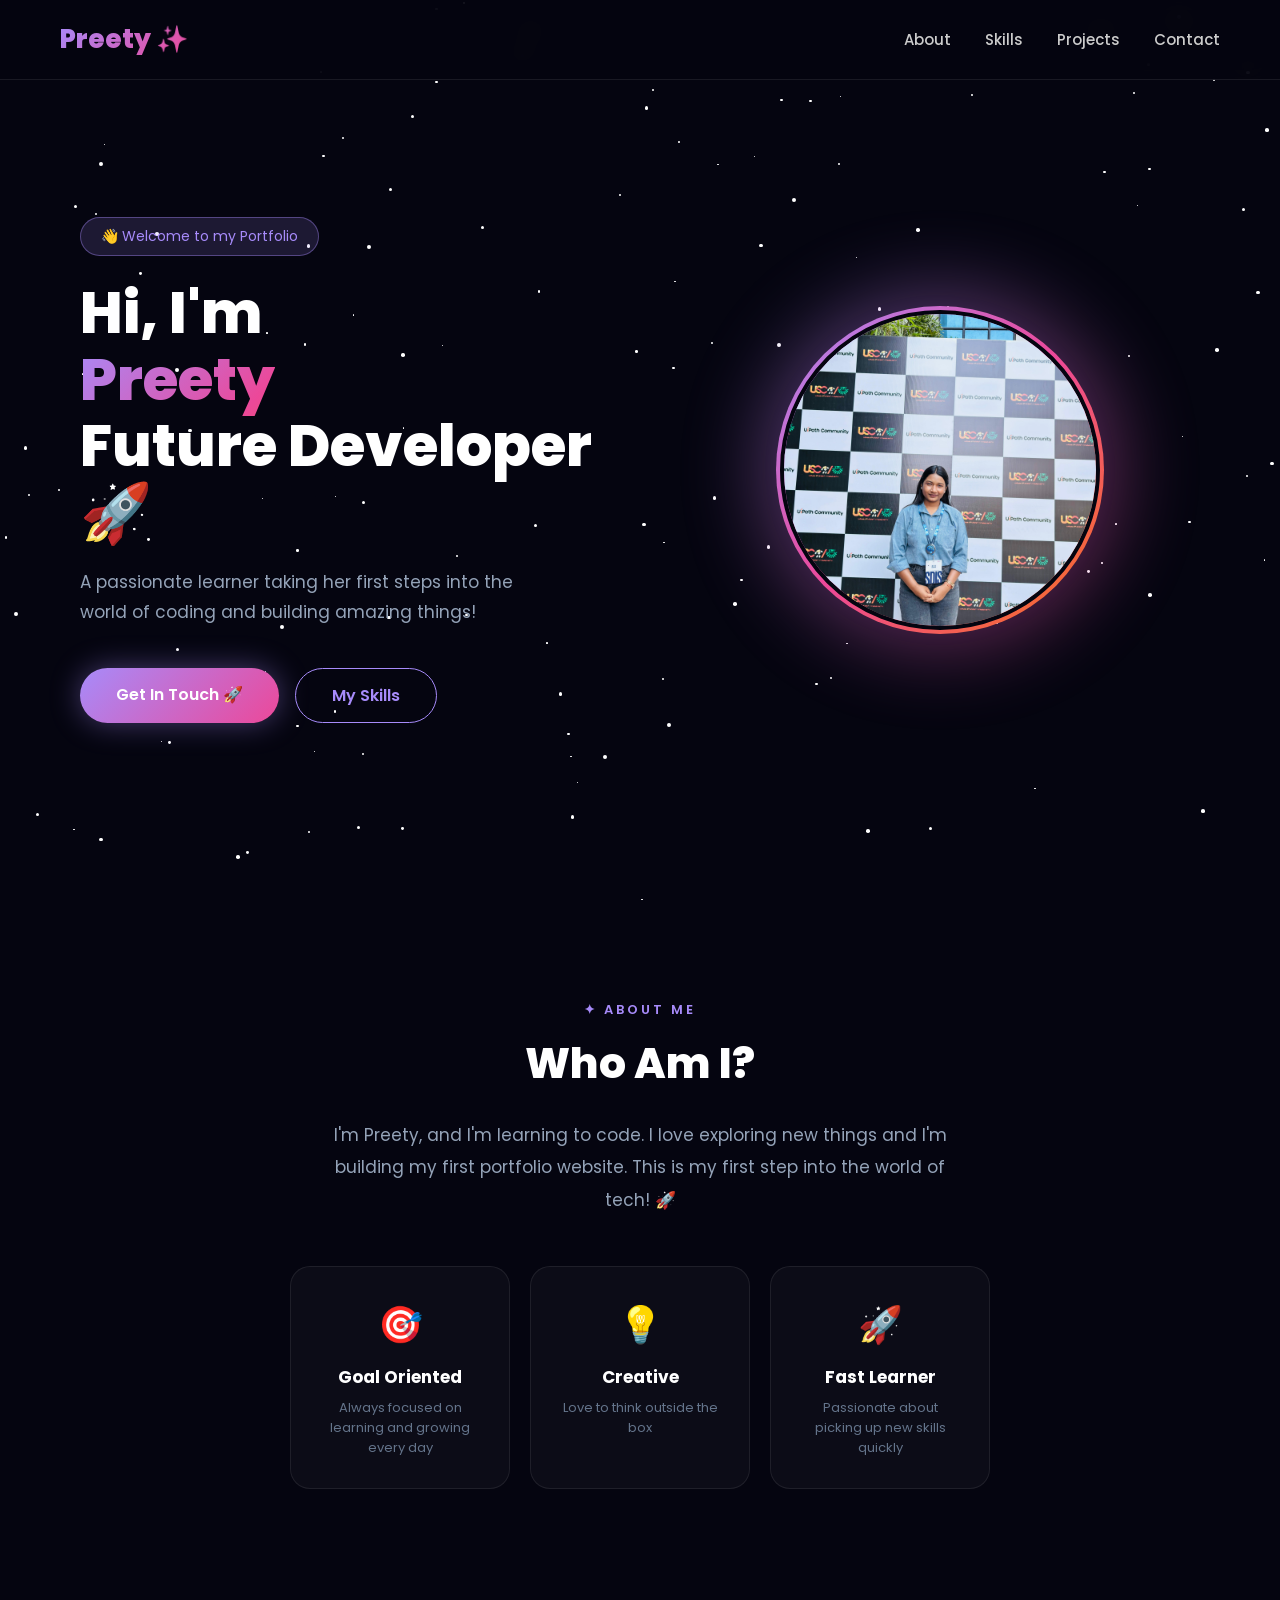
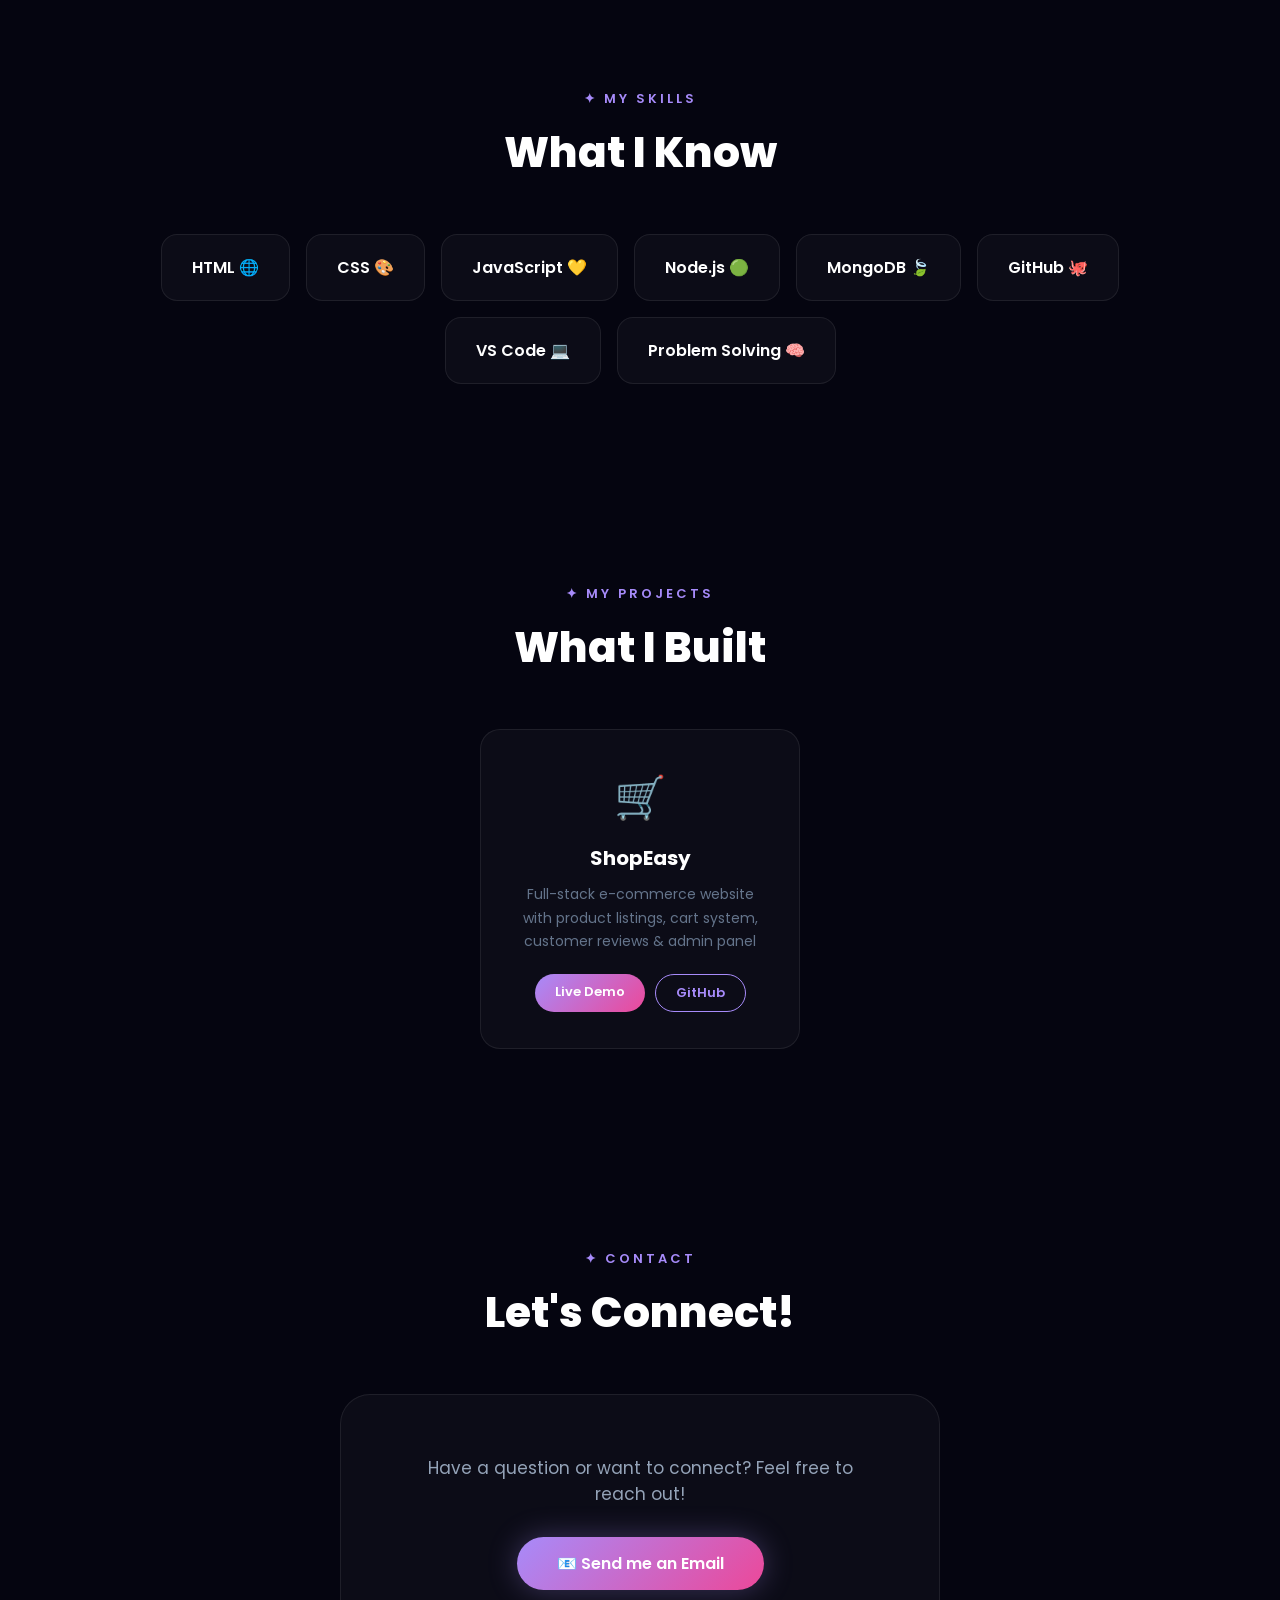
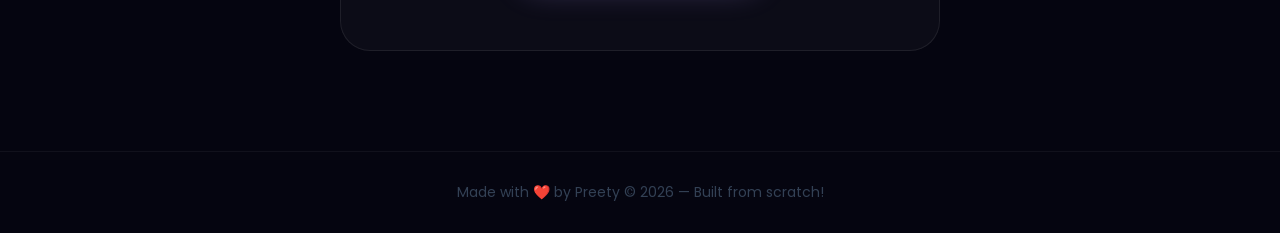
<file: index.html>
<!DOCTYPE html>
<html lang="en">
<head>
    <meta charset="UTF-8">
    <meta name="viewport" content="width=device-width, initial-scale=1.0">
    <title>Preety's Portfolio</title>
    <link href="https://fonts.googleapis.com/css2?family=Poppins:wght@300;400;600;700;800&display=swap" rel="stylesheet">
    <style>
        * { margin: 0; padding: 0; box-sizing: border-box; }

        body {
            font-family: 'Poppins', sans-serif;
            background: #050510;
            color: #fff;
            overflow-x: hidden;
        }

        .stars { position: fixed; top: 0; left: 0; width: 100%; height: 100%; pointer-events: none; z-index: 0; }
        .star { position: absolute; background: white; border-radius: 50%; animation: twinkle 3s infinite alternate; }
        @keyframes twinkle {
            0% { opacity: 0.2; transform: scale(1); }
            100% { opacity: 1; transform: scale(1.4); }
        }

        nav {
            position: fixed; top: 0; width: 100%;
            display: flex; justify-content: space-between; align-items: center;
            padding: 20px 60px;
            background: rgba(5,5,16,0.85);
            backdrop-filter: blur(12px);
            border-bottom: 1px solid #ffffff15;
            z-index: 100;
            animation: slideDown 0.8s ease;
        }
        @keyframes slideDown {
            from { transform: translateY(-100%); opacity: 0; }
            to { transform: translateY(0); opacity: 1; }
        }
        .logo {
            font-size: 26px; font-weight: 800;
            background: linear-gradient(135deg, #a78bfa, #ec4899);
            -webkit-background-clip: text; -webkit-text-fill-color: transparent;
        }
        .nav-links a {
            color: #ccc; text-decoration: none;
            margin-left: 30px; font-size: 15px; font-weight: 500;
            transition: color 0.3s; position: relative;
        }
        .nav-links a::after {
            content: ''; position: absolute; bottom: -4px; left: 0;
            width: 0; height: 2px;
            background: linear-gradient(135deg, #a78bfa, #ec4899);
            transition: width 0.3s;
        }
        .nav-links a:hover::after { width: 100%; }
        .nav-links a:hover { color: #fff; }

        .hero {
            min-height: 100vh;
            display: flex; align-items: center; justify-content: center;
            padding: 120px 80px 80px;
            position: relative; z-index: 1;
            gap: 80px;
        }
        .hero-left { flex: 1; }
        .hero-badge {
            display: inline-block;
            background: rgba(167,139,250,0.15);
            border: 1px solid rgba(167,139,250,0.4);
            color: #a78bfa; padding: 8px 20px;
            border-radius: 50px; font-size: 14px;
            margin-bottom: 24px;
            animation: fadeInUp 0.8s ease 0.2s both;
        }
        .hero h1 {
            font-size: 58px; font-weight: 800; line-height: 1.15;
            margin-bottom: 20px;
            animation: fadeInUp 0.8s ease 0.4s both;
        }
        .gradient-text {
            background: linear-gradient(135deg, #a78bfa, #ec4899, #f97316);
            -webkit-background-clip: text; -webkit-text-fill-color: transparent;
            background-size: 200%;
            animation: gradientShift 4s ease infinite;
        }
        @keyframes gradientShift {
            0% { background-position: 0%; }
            50% { background-position: 100%; }
            100% { background-position: 0%; }
        }
        .hero p {
            font-size: 17px; color: #94a3b8; line-height: 1.8;
            max-width: 480px; margin-bottom: 40px;
            animation: fadeInUp 0.8s ease 0.6s both;
        }
        .hero-btns {
            display: flex; gap: 16px;
            animation: fadeInUp 0.8s ease 0.8s both;
        }
        .btn-primary {
            background: linear-gradient(135deg, #a78bfa, #ec4899);
            color: white; padding: 14px 36px; border-radius: 50px;
            text-decoration: none; font-weight: 600; font-size: 16px;
            transition: transform 0.3s, box-shadow 0.3s;
            box-shadow: 0 0 30px rgba(167,139,250,0.4);
        }
        .btn-primary:hover { transform: translateY(-3px); box-shadow: 0 0 50px rgba(167,139,250,0.6); }
        .btn-secondary {
            border: 1px solid #a78bfa; color: #a78bfa;
            padding: 14px 36px; border-radius: 50px;
            text-decoration: none; font-weight: 600; font-size: 16px;
            transition: all 0.3s;
        }
        .btn-secondary:hover { background: rgba(167,139,250,0.1); transform: translateY(-3px); }

        .hero-right {
            flex: 1; display: flex; justify-content: center; align-items: center;
            animation: fadeInUp 0.8s ease 0.5s both;
        }
        .photo-wrapper { position: relative; width: 320px; height: 320px; }
        .photo-glow {
            position: absolute; inset: -20px;
            background: linear-gradient(135deg, #a78bfa, #ec4899);
            border-radius: 50%; filter: blur(40px); opacity: 0.4;
            animation: pulse 3s ease infinite;
        }
        @keyframes pulse {
            0%, 100% { transform: scale(1); opacity: 0.4; }
            50% { transform: scale(1.1); opacity: 0.6; }
        }
        .photo-ring {
            position: absolute; inset: -4px; border-radius: 50%;
            background: linear-gradient(135deg, #a78bfa, #ec4899, #f97316);
            animation: rotatering 4s linear infinite;
        }
        @keyframes rotatering {
            from { transform: rotate(0deg); }
            to { transform: rotate(360deg); }
        }
        .photo-inner {
            position: relative; width: 100%; height: 100%;
            border-radius: 50%; overflow: hidden; border: 4px solid #050510;
        }
        .photo-inner img { width: 100%; height: 100%; object-fit: cover; }

        .about { padding: 100px 80px; text-align: center; position: relative; z-index: 1; }
        .section-tag { color: #a78bfa; font-size: 13px; font-weight: 600; letter-spacing: 3px; text-transform: uppercase; margin-bottom: 12px; }
        .section-title { font-size: 42px; font-weight: 800; margin-bottom: 24px; }
        .about-desc { font-size: 17px; color: #94a3b8; line-height: 1.9; max-width: 650px; margin: 0 auto; }
        .about-cards { display: flex; gap: 20px; margin-top: 50px; justify-content: center; }
        .about-card {
            background: rgba(255,255,255,0.03);
            border: 1px solid rgba(255,255,255,0.08);
            border-radius: 20px; padding: 30px; flex: 1; max-width: 220px;
            transition: transform 0.3s, border-color 0.3s;
        }
        .about-card:hover { transform: translateY(-8px); border-color: rgba(167,139,250,0.4); }
        .about-card .icon { font-size: 36px; margin-bottom: 12px; }
        .about-card h3 { font-size: 17px; margin-bottom: 8px; }
        .about-card p { font-size: 13px; color: #64748b; }

        .skills { padding: 100px 80px; text-align: center; position: relative; z-index: 1; }
        .skills-grid { display: flex; flex-wrap: wrap; justify-content: center; gap: 16px; margin-top: 50px; }
        .skill-card {
            background: rgba(255,255,255,0.03);
            border: 1px solid rgba(255,255,255,0.08);
            border-radius: 16px; padding: 20px 30px;
            font-size: 16px; font-weight: 600; transition: all 0.3s;
        }
        .skill-card:hover {
            background: linear-gradient(135deg, rgba(167,139,250,0.15), rgba(236,72,153,0.15));
            border-color: rgba(167,139,250,0.5);
            transform: translateY(-5px) scale(1.05); color: #a78bfa;
        }

        /* PROJECTS */
        .projects { padding: 100px 80px; text-align: center; position: relative; z-index: 1; }
        .projects-grid { display: flex; gap: 24px; justify-content: center; margin-top: 50px; flex-wrap: wrap; }
        .project-card {
            background: rgba(255,255,255,0.03);
            border: 1px solid rgba(255,255,255,0.08);
            border-radius: 20px; padding: 36px 30px;
            max-width: 320px; width: 100%;
            transition: transform 0.3s, border-color 0.3s;
            text-align: center;
        }
        .project-card:hover { transform: translateY(-8px); border-color: rgba(167,139,250,0.4); }
        .project-card .icon { font-size: 42px; margin-bottom: 14px; }
        .project-card h3 { font-size: 20px; font-weight: 700; margin-bottom: 10px; }
        .project-card p { font-size: 14px; color: #64748b; margin-bottom: 20px; line-height: 1.7; }
        .project-links { display: flex; gap: 10px; justify-content: center; }
        .project-links a {
            padding: 8px 20px; border-radius: 50px;
            text-decoration: none; font-size: 13px; font-weight: 600;
            transition: all 0.3s;
        }
        .btn-live {
            background: linear-gradient(135deg, #a78bfa, #ec4899);
            color: white;
        }
        .btn-live:hover { transform: translateY(-2px); box-shadow: 0 0 20px rgba(167,139,250,0.4); }
        .btn-github {
            border: 1px solid #a78bfa; color: #a78bfa;
        }
        .btn-github:hover { background: rgba(167,139,250,0.1); transform: translateY(-2px); }

        .contact { padding: 100px 80px; text-align: center; position: relative; z-index: 1; }
        .contact-box {
            background: rgba(255,255,255,0.03);
            border: 1px solid rgba(255,255,255,0.08);
            border-radius: 30px; padding: 60px;
            max-width: 600px; margin: 50px auto 0;
        }
        .contact-box p { color: #94a3b8; margin-bottom: 30px; font-size: 17px; }
        .contact-link {
            display: inline-block;
            background: linear-gradient(135deg, #a78bfa, #ec4899);
            color: white; padding: 14px 40px; border-radius: 50px;
            text-decoration: none; font-weight: 600; font-size: 16px;
            transition: transform 0.3s, box-shadow 0.3s;
            box-shadow: 0 0 30px rgba(167,139,250,0.3);
        }
        .contact-link:hover { transform: translateY(-3px); box-shadow: 0 0 50px rgba(167,139,250,0.5); }

        footer {
            text-align: center; padding: 30px; color: #334155;
            font-size: 14px; border-top: 1px solid rgba(255,255,255,0.05);
            position: relative; z-index: 1;
        }

        .reveal { opacity: 0; transform: translateY(40px); transition: opacity 0.8s ease, transform 0.8s ease; }
        .reveal.visible { opacity: 1; transform: translateY(0); }

        @keyframes fadeInUp {
            from { opacity: 0; transform: translateY(30px); }
            to { opacity: 1; transform: translateY(0); }
        }
    </style>
</head>
<body>

    <div class="stars" id="stars"></div>

    <nav>
        <div class="logo">Preety ✨</div>
        <div class="nav-links">
            <a href="#about">About</a>
            <a href="#skills">Skills</a>
            <a href="#projects">Projects</a>
            <a href="#contact">Contact</a>
        </div>
    </nav>

    <section class="hero">
        <div class="hero-left">
            <div class="hero-badge">👋 Welcome to my Portfolio</div>
            <h1>Hi, I'm<br><span class="gradient-text">Preety</span><br>Future Developer 🚀</h1>
            <p>A passionate learner taking her first steps into the world of coding and building amazing things!</p>
            <div class="hero-btns">
                <a href="#contact" class="btn-primary">Get In Touch 🚀</a>
                <a href="#skills" class="btn-secondary">My Skills</a>
            </div>
        </div>
        <div class="hero-right">
            <div class="photo-wrapper">
                <div class="photo-glow"></div>
                <div class="photo-ring"></div>
                <div class="photo-inner">
                    <img src="photo.jpg" alt="Preety">
                </div>
            </div>
        </div>
    </section>

    <section class="about" id="about">
        <div class="reveal">
            <p class="section-tag">✦ About Me</p>
            <h2 class="section-title">Who Am I?</h2>
            <p class="about-desc">I'm Preety, and I'm learning to code. I love exploring new things and I'm building my first portfolio website. This is my first step into the world of tech! 🚀</p>
            <div class="about-cards">
                <div class="about-card">
                    <div class="icon">🎯</div>
                    <h3>Goal Oriented</h3>
                    <p>Always focused on learning and growing every day</p>
                </div>
                <div class="about-card">
                    <div class="icon">💡</div>
                    <h3>Creative</h3>
                    <p>Love to think outside the box</p>
                </div>
                <div class="about-card">
                    <div class="icon">🚀</div>
                    <h3>Fast Learner</h3>
                    <p>Passionate about picking up new skills quickly</p>
                </div>
            </div>
        </div>
    </section>

    <section class="skills" id="skills">
        <div class="reveal">
            <p class="section-tag">✦ My Skills</p>
            <h2 class="section-title">What I Know</h2>
            <div class="skills-grid">
                <div class="skill-card">HTML 🌐</div>
                <div class="skill-card">CSS 🎨</div>
                <div class="skill-card">JavaScript 💛</div>
                <div class="skill-card">Node.js 🟢</div>
                <div class="skill-card">MongoDB 🍃</div>
                <div class="skill-card">GitHub 🐙</div>
                <div class="skill-card">VS Code 💻</div>
                <div class="skill-card">Problem Solving 🧠</div>
            </div>
        </div>
    </section>

    <!-- PROJECTS -->
    <section class="projects" id="projects">
        <div class="reveal">
            <p class="section-tag">✦ My Projects</p>
            <h2 class="section-title">What I Built</h2>
            <div class="projects-grid">
                <div class="project-card">
                    <div class="icon">🛒</div>
                    <h3>ShopEasy</h3>
                    <p>Full-stack e-commerce website with product listings, cart system, customer reviews & admin panel</p>
                    <div class="project-links">
                        <a href="https://preety-bag.github.io/my-portfolio/shopeasy/" target="_blank" class="btn-live">Live Demo</a>
                        <a href="https://github.com/preety-bag/my-portfolio/tree/main/shopeasy" target="_blank" class="btn-github">GitHub</a>
                    </div>
                </div>
            </div>
        </div>
    </section>

    <section class="contact" id="contact">
        <div class="reveal">
            <p class="section-tag">✦ Contact</p>
            <h2 class="section-title">Let's Connect!</h2>
            <div class="contact-box">
                <p>Have a question or want to connect? Feel free to reach out!</p>
                <a href="mailto:preetybag63@gmail.com" class="contact-link">📧 Send me an Email</a>
            </div>
        </div>
    </section>

    <footer>Made with ❤️ by Preety © 2026 — Built from scratch!</footer>

    <script>
        const starsContainer = document.getElementById('stars');
        for (let i = 0; i < 150; i++) {
            const star = document.createElement('div');
            star.classList.add('star');
            const size = Math.random() * 3 + 1;
            star.style.cssText = `
                width:${size}px; height:${size}px;
                top:${Math.random()*100}%; left:${Math.random()*100}%;
                animation-delay:${Math.random()*3}s;
                animation-duration:${Math.random()*3+2}s;
            `;
            starsContainer.appendChild(star);
        }
        const observer = new IntersectionObserver((entries) => {
            entries.forEach(e => { if(e.isIntersecting) e.target.classList.add('visible'); });
        }, { threshold: 0.1 });
        document.querySelectorAll('.reveal').forEach(el => observer.observe(el));
    </script>
</body>
</html>
</file>
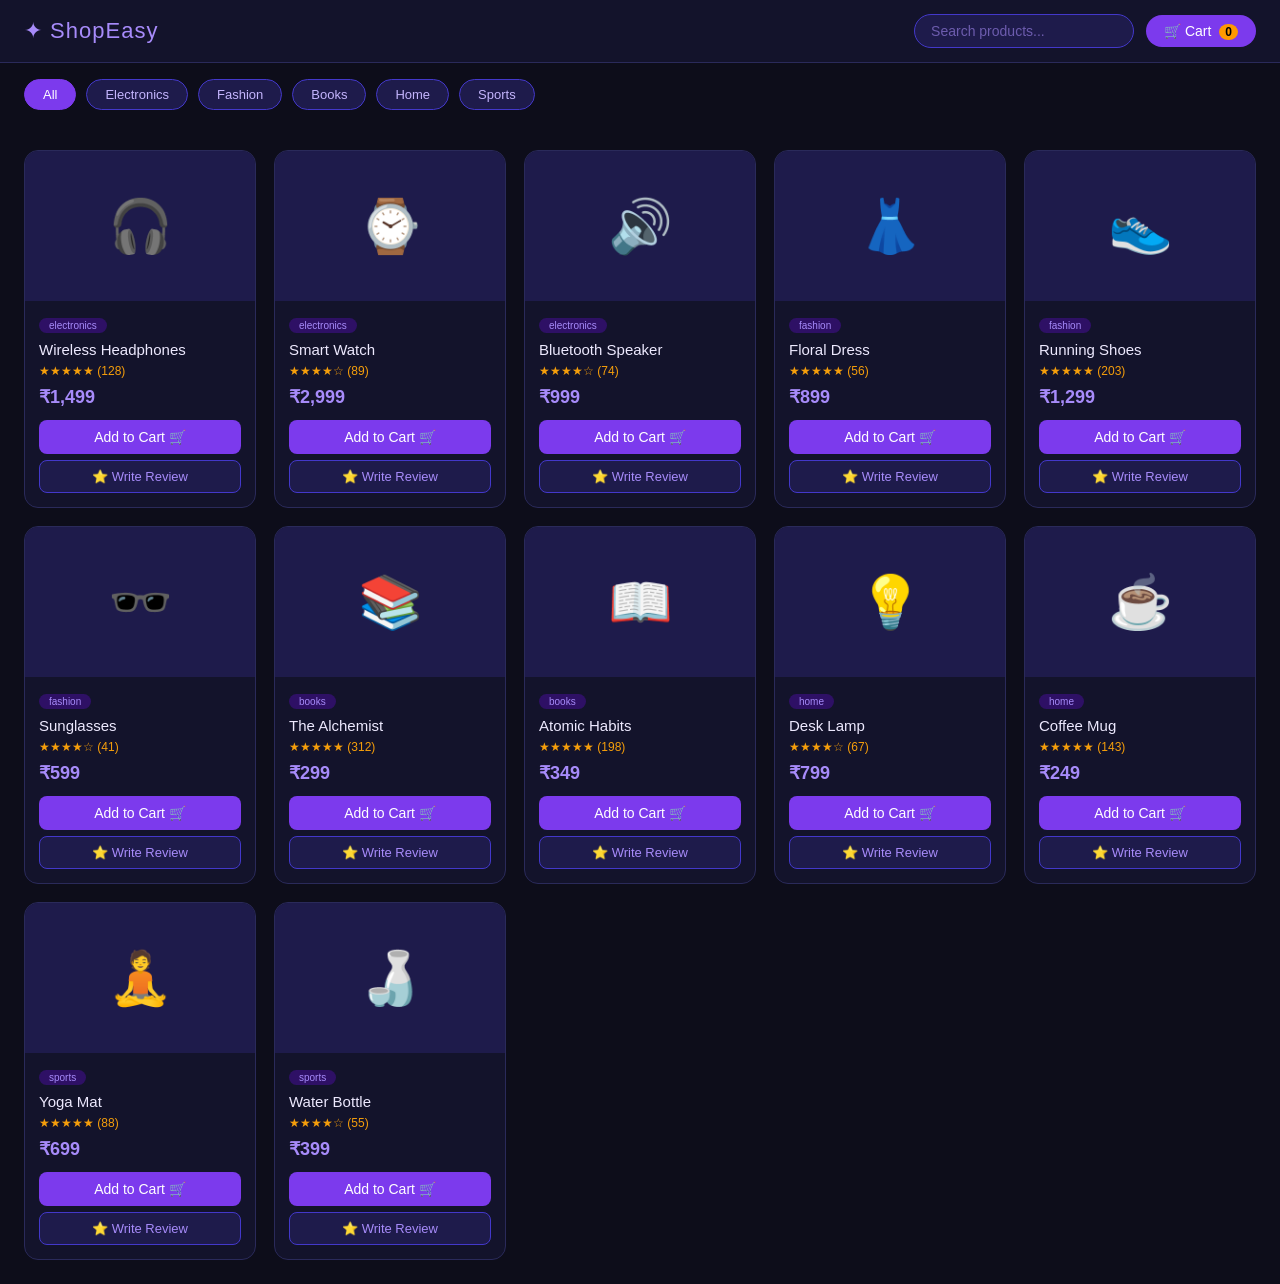
<file: shopeasy/index.html>
<!DOCTYPE html>
<html lang="en">
<head>
  <meta charset="UTF-8">
  <meta name="viewport" content="width=device-width, initial-scale=1.0">
  <title>ShopEasy</title>
  <link rel="stylesheet" href="style.css">
</head>
<body>

  <!-- Header -->
  <header>
    <div class="logo">✦ ShopEasy</div>
    <div class="header-right">
      <input type="text" id="search" placeholder="Search products...">
      <button class="cart-btn" onclick="toggleCart()">
        🛒 Cart <span id="cart-count">0</span>
      </button>
    </div>
  </header>

  <!-- Category Filter -->
  <div class="categories">
    <button class="cat active" onclick="filterCat('all', this)">All</button>
    <button class="cat" onclick="filterCat('electronics', this)">Electronics</button>
    <button class="cat" onclick="filterCat('fashion', this)">Fashion</button>
    <button class="cat" onclick="filterCat('books', this)">Books</button>
    <button class="cat" onclick="filterCat('home', this)">Home</button>
    <button class="cat" onclick="filterCat('sports', this)">Sports</button>
  </div>

  <!-- Product Grid -->
  <main>
    <div class="product-grid" id="product-grid"></div>
  </main>

  <!-- Cart Sidebar -->
  <div class="cart-overlay" id="cart-overlay" onclick="toggleCart()"></div>
  <div class="cart-sidebar" id="cart-sidebar">
    <div class="cart-header">
      <h2>🛒 Your Cart</h2>
      <button onclick="toggleCart()">✕</button>
    </div>
    <div class="cart-items" id="cart-items">
      <p class="empty-cart">Cart is empty!</p>
    </div>
    <div class="cart-footer">
      <div class="total">Total: ₹<span id="cart-total">0</span></div>
      <button class="checkout-btn">Checkout →</button>
    </div>
  </div>

  <script src="products.js"></script>
</body>
</html>
<!-- Review Modal -->
<div class="review-overlay" id="review-overlay" onclick="closeReview()"></div>
<div class="review-modal" id="review-modal">
  <div class="review-header">
    <h2>⭐ Write a Review</h2>
    <button onclick="closeReview()">✕</button>
  </div>
  <div class="review-body">
    <p id="review-product-name" style="color:#a78bfa;margin-bottom:16px;font-size:16px;"></p>
    
    <label>Your Name</label>
    <input type="text" id="review-name" placeholder="Enter your name">
    
    <label>Rating</label>
    <div class="star-rating" id="star-rating">
      <span onclick="setRating(1)">★</span>
      <span onclick="setRating(2)">★</span>
      <span onclick="setRating(3)">★</span>
      <span onclick="setRating(4)">★</span>
      <span onclick="setRating(5)">★</span>
    </div>
    
    <label>Comment</label>
    <textarea id="review-comment" placeholder="Share your experience..."></textarea>
    
    <button class="submit-review-btn" onclick="submitReview()">Submit Review ⭐</button>
  </div>
</div>
</file>
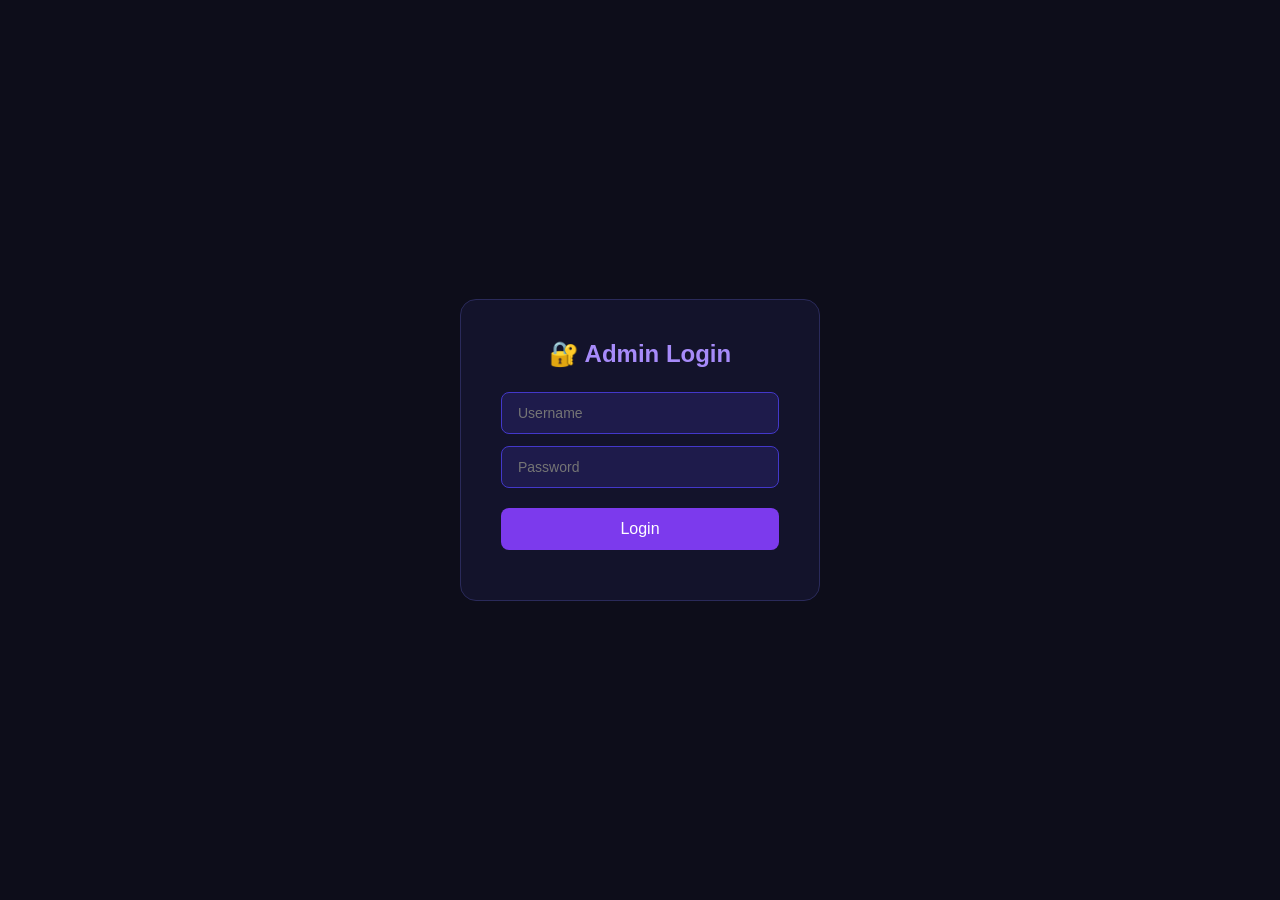
<file: shopeasy/admin.html>
<!DOCTYPE html>
<html lang="en">
<head>
  <meta charset="UTF-8">
  <meta name="viewport" content="width=device-width, initial-scale=1.0">
  <title>ShopEasy Admin</title>
  <link rel="stylesheet" href="admin.css">
</head>
<body>

  <!-- Login Page -->
  <div id="login-page">
    <div class="login-box">
      <h1>🔐 Admin Login</h1>
      <input type="text" id="username" placeholder="Username">
      <input type="password" id="password" placeholder="Password">
      <button onclick="adminLogin()">Login</button>
      <p id="login-error"></p>
    </div>
  </div>

  <!-- Dashboard -->
  <div id="dashboard" style="display:none;">
    
    <!-- Sidebar -->
    <div class="sidebar">
      <div class="logo">✦ ShopEasy</div>
      <div class="admin-badge">Admin Panel</div>
      <nav>
        <a href="#" class="nav-link active" onclick="showSection('products')">📦 Products</a>
        <a href="#" class="nav-link" onclick="showSection('reviews')">⭐ Reviews</a>
        <a href="#" class="nav-link" onclick="showSection('stats')">📊 Stats</a>
      </nav>
      <button class="logout-btn" onclick="logout()">Logout</button>
    </div>

    <!-- Main Content -->
    <div class="main-content">

      <!-- Products Section -->
      <div id="section-products" class="section">
        <h2>📦 Manage Products</h2>
        
        <!-- Add Product Form -->
        <div class="card">
          <h3>Add New Product</h3>
          <div class="form-grid">
            <input type="text" id="p-name" placeholder="Product Name">
            <input type="number" id="p-price" placeholder="Price (₹)">
            <input type="text" id="p-emoji" placeholder="Emoji (🎧)">
            <select id="p-category">
              <option value="">Select Category</option>
              <option value="electronics">Electronics</option>
              <option value="fashion">Fashion</option>
              <option value="books">Books</option>
              <option value="home">Home</option>
              <option value="sports">Sports</option>
            </select>
          </div>
          <button class="add-btn" onclick="addProduct()">+ Add Product</button>
        </div>

        <!-- Products List -->
        <div class="card">
          <h3>All Products</h3>
          <div id="admin-product-list"></div>
        </div>
      </div>

      <!-- Reviews Section -->
      <div id="section-reviews" class="section" style="display:none;">
        <h2>⭐ Manage Reviews</h2>
        <div class="card">
          <div id="admin-review-list"></div>
        </div>
      </div>

      <!-- Stats Section -->
      <div id="section-stats" class="section" style="display:none;">
        <h2>📊 Stats</h2>
        <div class="stats-grid">
          <div class="stat-card">
            <div class="stat-num" id="total-products">12</div>
            <div class="stat-label">Total Products</div>
          </div>
          <div class="stat-card">
            <div class="stat-num" id="total-reviews">0</div>
            <div class="stat-label">Total Reviews</div>
          </div>
          <div class="stat-card">
            <div class="stat-num">5</div>
            <div class="stat-label">Categories</div>
          </div>
        </div>
      </div>

    </div>
  </div>

  <script src="admin.js"></script>
</body>
</html>
</file>
<file: shopeasy/style.css>
* { margin: 0; padding: 0; box-sizing: border-box; font-family: Arial, sans-serif; }

body { background: #0d0d1a; color: #ede9fe; }

/* Header */
header {
  background: #13132b;
  padding: 14px 24px;
  display: flex;
  justify-content: space-between;
  align-items: center;
  border-bottom: 1px solid #2a2a5a;
  position: sticky;
  top: 0;
  z-index: 100;
}

.logo { font-size: 22px; color: #a78bfa; letter-spacing: 1px; }

.header-right { display: flex; gap: 12px; align-items: center; }

.header-right input {
  background: #1e1b4b;
  border: 1px solid #4338ca;
  border-radius: 20px;
  padding: 8px 16px;
  color: #ede9fe;
  font-size: 14px;
  width: 220px;
  outline: none;
}

.header-right input::placeholder { color: #6d5cae; }

.cart-btn {
  background: #7c3aed;
  color: white;
  border: none;
  padding: 8px 18px;
  border-radius: 20px;
  cursor: pointer;
  font-size: 14px;
}

.cart-btn span {
  background: #ff9900;
  color: #000;
  border-radius: 50%;
  padding: 1px 6px;
  font-size: 12px;
  font-weight: bold;
  margin-left: 4px;
}

/* Categories */
.categories {
  display: flex;
  gap: 10px;
  padding: 16px 24px;
  background: #0d0d1a;
  flex-wrap: wrap;
}

.cat {
  background: #1e1b4b;
  color: #c4b5fd;
  border: 1px solid #4338ca;
  padding: 7px 18px;
  border-radius: 20px;
  cursor: pointer;
  font-size: 13px;
}

.cat.active, .cat:hover {
  background: #7c3aed;
  color: white;
  border-color: #7c3aed;
}

/* Product Grid */
.product-grid {
  display: grid;
  grid-template-columns: repeat(auto-fill, minmax(210px, 1fr));
  gap: 18px;
  padding: 24px;
}

/* Product Card */
.product-card {
  background: #13132b;
  border: 1px solid #2a2a5a;
  border-radius: 14px;
  overflow: hidden;
  transition: border-color 0.2s, transform 0.2s;
}

.product-card:hover {
  border-color: #7c3aed;
  transform: translateY(-4px);
}

.product-img {
  background: #1e1b4b;
  height: 150px;
  display: flex;
  align-items: center;
  justify-content: center;
  font-size: 52px;
}

.product-info { padding: 14px; }

.badge {
  font-size: 10px;
  background: #2e1065;
  color: #a78bfa;
  padding: 2px 10px;
  border-radius: 10px;
  display: inline-block;
  margin-bottom: 8px;
}

.product-name {
  font-size: 15px;
  font-weight: 500;
  margin-bottom: 6px;
  color: #ede9fe;
}

.stars { color: #f59e0b; font-size: 12px; margin-bottom: 8px; }

.price {
  color: #a78bfa;
  font-size: 18px;
  font-weight: bold;
  margin-bottom: 12px;
}

.add-btn {
  background: #7c3aed;
  color: white;
  border: none;
  width: 100%;
  padding: 9px;
  border-radius: 8px;
  cursor: pointer;
  font-size: 14px;
}

.add-btn:hover { background: #6d28d9; }

/* Cart Sidebar */
.cart-overlay {
  display: none;
  position: fixed;
  inset: 0;
  background: rgba(0,0,0,0.6);
  z-index: 200;
}

.cart-sidebar {
  position: fixed;
  top: 0; right: -380px;
  width: 360px;
  height: 100vh;
  background: #13132b;
  border-left: 1px solid #2a2a5a;
  z-index: 201;
  transition: right 0.3s;
  display: flex;
  flex-direction: column;
}

.cart-sidebar.open { right: 0; }
.cart-overlay.open { display: block; }

.cart-header {
  display: flex;
  justify-content: space-between;
  align-items: center;
  padding: 20px;
  border-bottom: 1px solid #2a2a5a;
}

.cart-header h2 { font-size: 18px; color: #a78bfa; }
.cart-header button { background: none; border: none; color: #ede9fe; font-size: 20px; cursor: pointer; }

.cart-items { flex: 1; overflow-y: auto; padding: 16px; }

.empty-cart { color: #6d5cae; text-align: center; margin-top: 40px; }

.cart-item {
  display: flex;
  align-items: center;
  gap: 12px;
  padding: 12px 0;
  border-bottom: 1px solid #1e1b4b;
}

.cart-item-emoji { font-size: 28px; }

.cart-item-info { flex: 1; }
.cart-item-name { font-size: 14px; color: #ede9fe; }
.cart-item-price { font-size: 13px; color: #a78bfa; }

.cart-item-remove {
  background: none;
  border: none;
  color: #6d5cae;
  cursor: pointer;
  font-size: 18px;
}

.cart-footer {
  padding: 20px;
  border-top: 1px solid #2a2a5a;
}

.total { font-size: 18px; font-weight: bold; color: #ede9fe; margin-bottom: 14px; }

.checkout-btn {
  background: #7c3aed;
  color: white;
  border: none;
  width: 100%;
  padding: 12px;
  border-radius: 10px;
  font-size: 16px;
  cursor: pointer;
}

.checkout-btn:hover { background: #6d28d9; }
/* Review Modal */
.review-overlay {
  display: none;
  position: fixed;
  inset: 0;
  background: rgba(0,0,0,0.6);
  z-index: 200;
}

.review-modal {
  position: fixed;
  top: 50%;
  left: 50%;
  transform: translate(-50%, -60%);
  width: 420px;
  background: #13132b;
  border: 1px solid #2a2a5a;
  border-radius: 16px;
  z-index: 201;
  opacity: 0;
  pointer-events: none;
  transition: all 0.3s;
}

.review-modal.open {
  opacity: 1;
  pointer-events: all;
  transform: translate(-50%, -50%);
}

.review-overlay.open { display: block; }

.review-header {
  display: flex;
  justify-content: space-between;
  align-items: center;
  padding: 20px;
  border-bottom: 1px solid #2a2a5a;
}

.review-header h2 { color: #a78bfa; font-size: 18px; }
.review-header button { background: none; border: none; color: #ede9fe; font-size: 20px; cursor: pointer; }

.review-body { padding: 20px; display: flex; flex-direction: column; gap: 10px; }

.review-body label { font-size: 13px; color: #c4b5fd; }

.review-body input, .review-body textarea {
  background: #1e1b4b;
  border: 1px solid #4338ca;
  border-radius: 8px;
  padding: 10px 14px;
  color: #ede9fe;
  font-size: 14px;
  outline: none;
  width: 100%;
}

.review-body textarea { height: 90px; resize: none; }

/* Star Rating */
.star-rating span {
  font-size: 28px;
  color: #2e1065;
  cursor: pointer;
  transition: color 0.2s;
}

.star-rating span.active { color: #f59e0b; }

.submit-review-btn {
  background: #7c3aed;
  color: white;
  border: none;
  padding: 12px;
  border-radius: 8px;
  cursor: pointer;
  font-size: 15px;
  margin-top: 6px;
}

/* Reviews Section on Product Card */
.review-btn {
  background: #1e1b4b;
  color: #a78bfa;
  border: 1px solid #4338ca;
  width: 100%;
  padding: 8px;
  border-radius: 8px;
  cursor: pointer;
  font-size: 13px;
  margin-top: 6px;
}
</file>
<file: shopeasy/admin.css>
* { margin: 0; padding: 0; box-sizing: border-box; font-family: Arial, sans-serif; }

body { background: #0d0d1a; color: #ede9fe; }

/* Login */
#login-page {
  height: 100vh;
  display: flex;
  align-items: center;
  justify-content: center;
}

.login-box {
  background: #13132b;
  border: 1px solid #2a2a5a;
  border-radius: 16px;
  padding: 40px;
  width: 360px;
  text-align: center;
}

.login-box h1 { font-size: 24px; color: #a78bfa; margin-bottom: 24px; }

.login-box input {
  width: 100%;
  background: #1e1b4b;
  border: 1px solid #4338ca;
  border-radius: 8px;
  padding: 12px 16px;
  color: #ede9fe;
  font-size: 14px;
  margin-bottom: 12px;
  outline: none;
}

.login-box button {
  width: 100%;
  background: #7c3aed;
  color: white;
  border: none;
  padding: 12px;
  border-radius: 8px;
  font-size: 16px;
  cursor: pointer;
  margin-top: 8px;
}

#login-error { color: #f87171; font-size: 13px; margin-top: 10px; }

/* Dashboard Layout */
#dashboard { display: flex; height: 100vh; }

/* Sidebar */
.sidebar {
  width: 220px;
  background: #13132b;
  border-right: 1px solid #2a2a5a;
  padding: 24px 16px;
  display: flex;
  flex-direction: column;
  gap: 8px;
}

.logo { font-size: 20px; color: #a78bfa; margin-bottom: 4px; }

.admin-badge {
  font-size: 11px;
  background: #2e1065;
  color: #a78bfa;
  padding: 3px 10px;
  border-radius: 10px;
  display: inline-block;
  margin-bottom: 16px;
}

.nav-link {
  display: block;
  padding: 10px 14px;
  color: #c4b5fd;
  text-decoration: none;
  border-radius: 8px;
  font-size: 14px;
  margin-bottom: 4px;
}

.nav-link:hover, .nav-link.active {
  background: #1e1b4b;
  color: #ede9fe;
}

.logout-btn {
  margin-top: auto;
  background: #1e1b4b;
  color: #f87171;
  border: 1px solid #4c1d95;
  padding: 10px;
  border-radius: 8px;
  cursor: pointer;
  font-size: 14px;
}

/* Main Content */
.main-content {
  flex: 1;
  overflow-y: auto;
  padding: 24px;
}

.section h2 { font-size: 22px; color: #a78bfa; margin-bottom: 20px; }

/* Card */
.card {
  background: #13132b;
  border: 1px solid #2a2a5a;
  border-radius: 14px;
  padding: 20px;
  margin-bottom: 20px;
}

.card h3 { font-size: 16px; color: #c4b5fd; margin-bottom: 16px; }

/* Form */
.form-grid {
  display: grid;
  grid-template-columns: 1fr 1fr;
  gap: 12px;
  margin-bottom: 14px;
}

.form-grid input, .form-grid select {
  background: #1e1b4b;
  border: 1px solid #4338ca;
  border-radius: 8px;
  padding: 10px 14px;
  color: #ede9fe;
  font-size: 14px;
  outline: none;
}

.form-grid select option { background: #1e1b4b; }

.add-btn {
  background: #7c3aed;
  color: white;
  border: none;
  padding: 10px 24px;
  border-radius: 8px;
  cursor: pointer;
  font-size: 14px;
}

/* Product Table */
.product-row {
  display: flex;
  align-items: center;
  gap: 12px;
  padding: 12px 0;
  border-bottom: 1px solid #1e1b4b;
}

.product-row:last-child { border-bottom: none; }

.product-emoji { font-size: 24px; }

.product-info { flex: 1; }
.product-info .pname { font-size: 14px; color: #ede9fe; }
.product-info .pcat { font-size: 12px; color: #6d5cae; }

.product-price { color: #a78bfa; font-weight: bold; }

.delete-btn {
  background: #2e1065;
  color: #f87171;
  border: none;
  padding: 6px 12px;
  border-radius: 6px;
  cursor: pointer;
  font-size: 12px;
}

/* Stats */
.stats-grid {
  display: grid;
  grid-template-columns: repeat(3, 1fr);
  gap: 16px;
}

.stat-card {
  background: #13132b;
  border: 1px solid #2a2a5a;
  border-radius: 14px;
  padding: 24px;
  text-align: center;
}

.stat-num { font-size: 36px; font-weight: bold; color: #a78bfa; }
.stat-label { font-size: 13px; color: #6d5cae; margin-top: 8px; }
</file>
